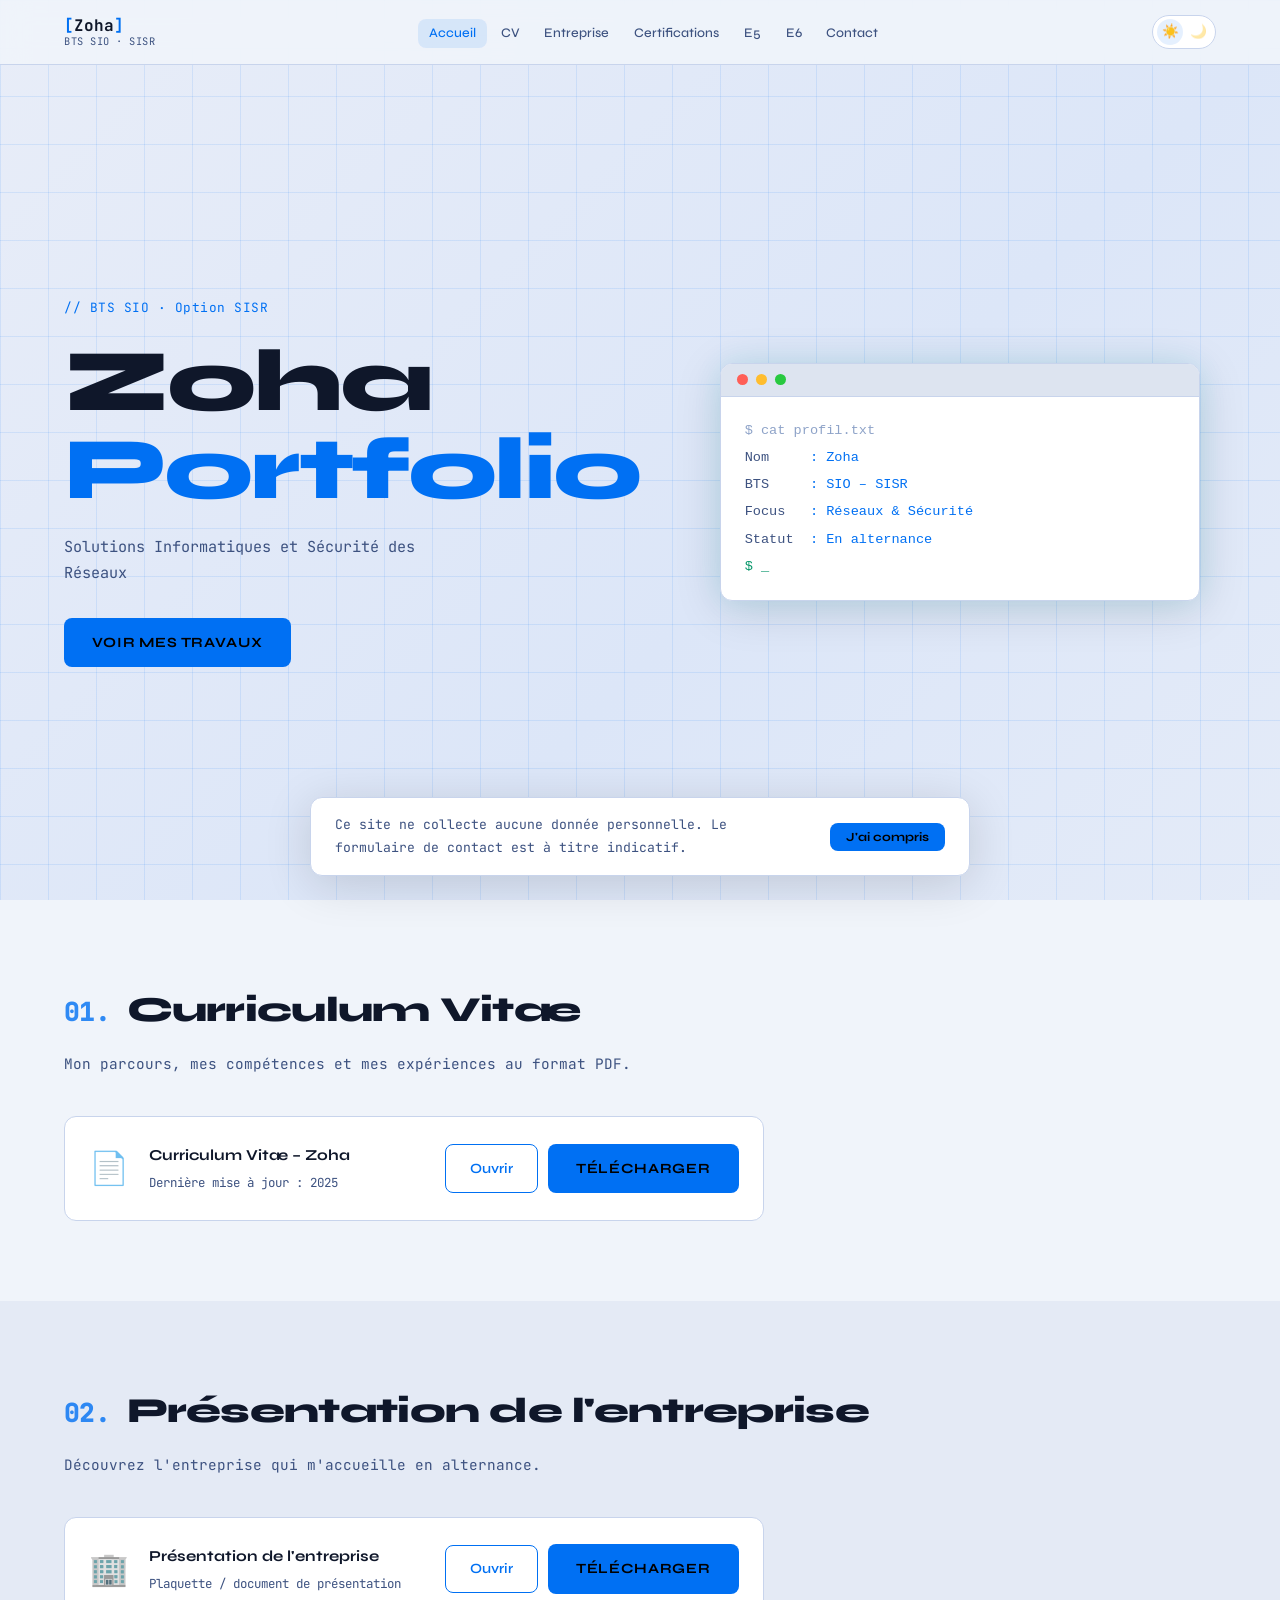
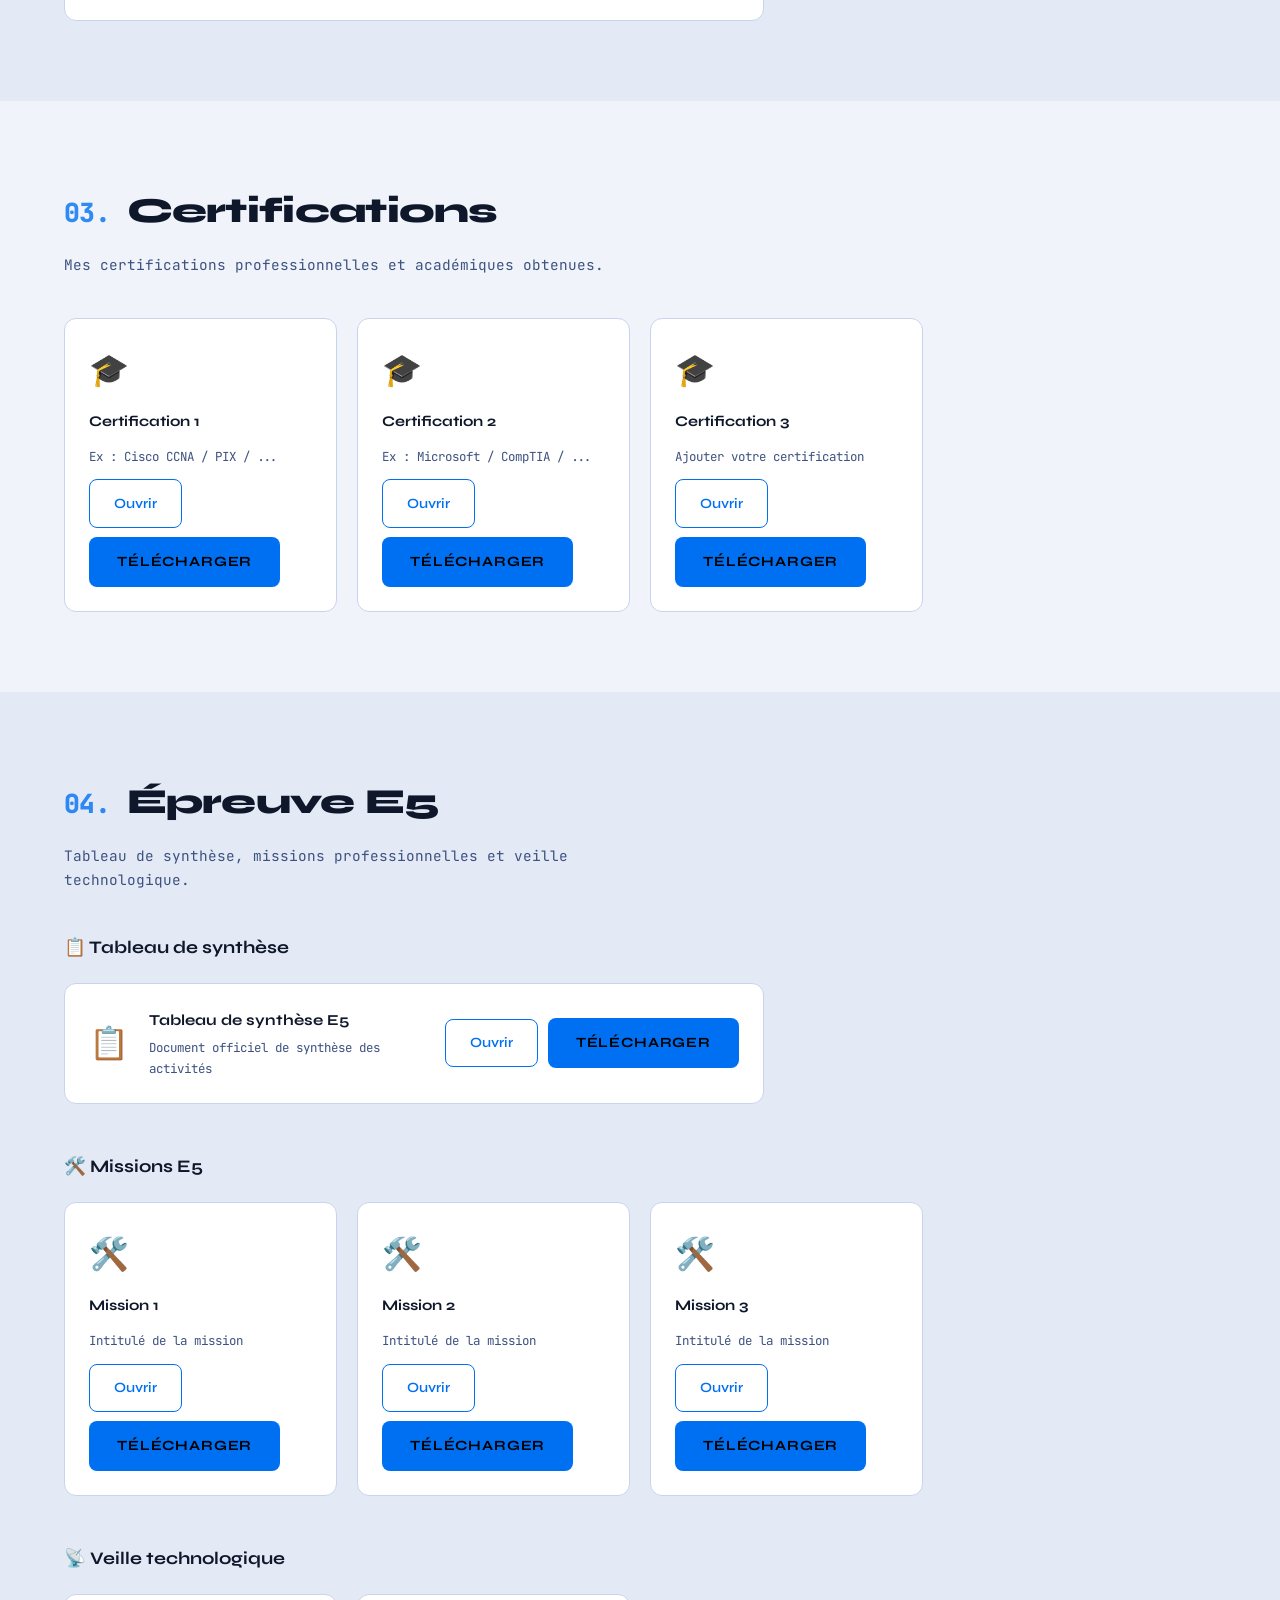
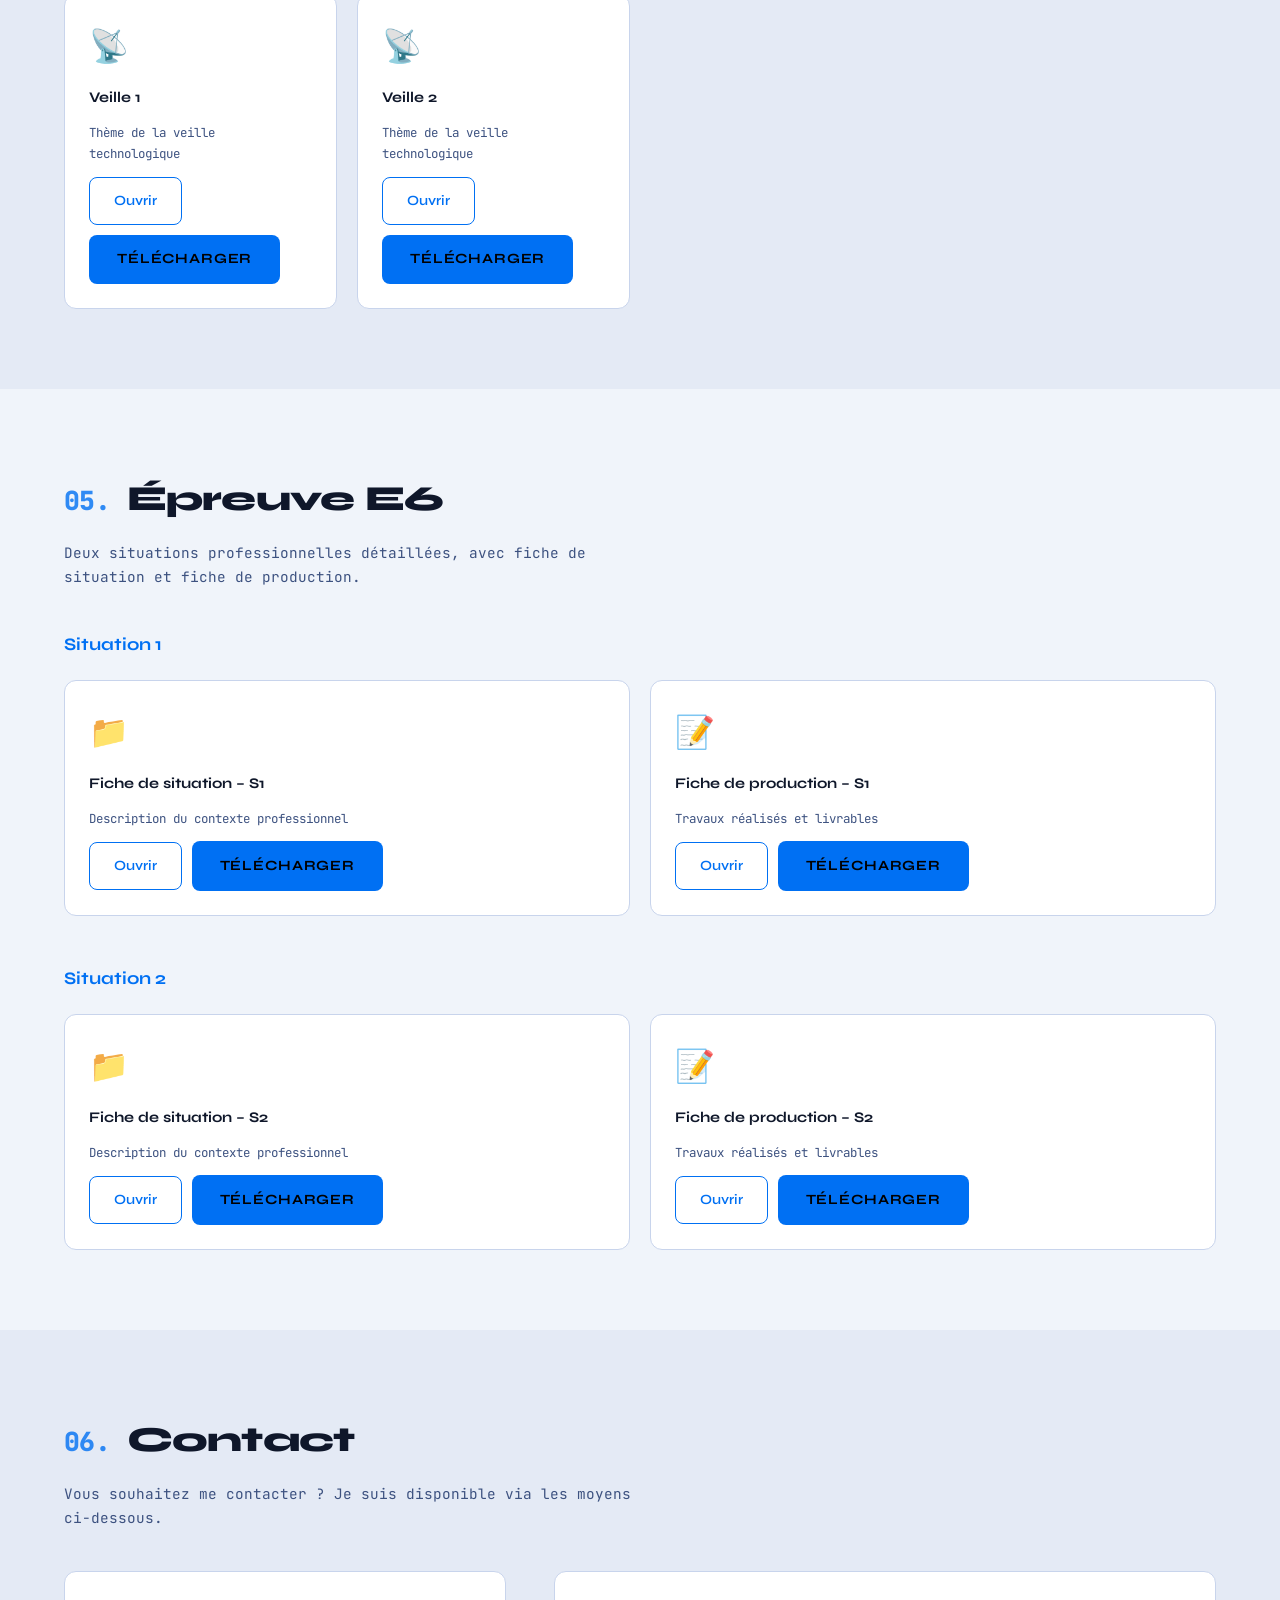
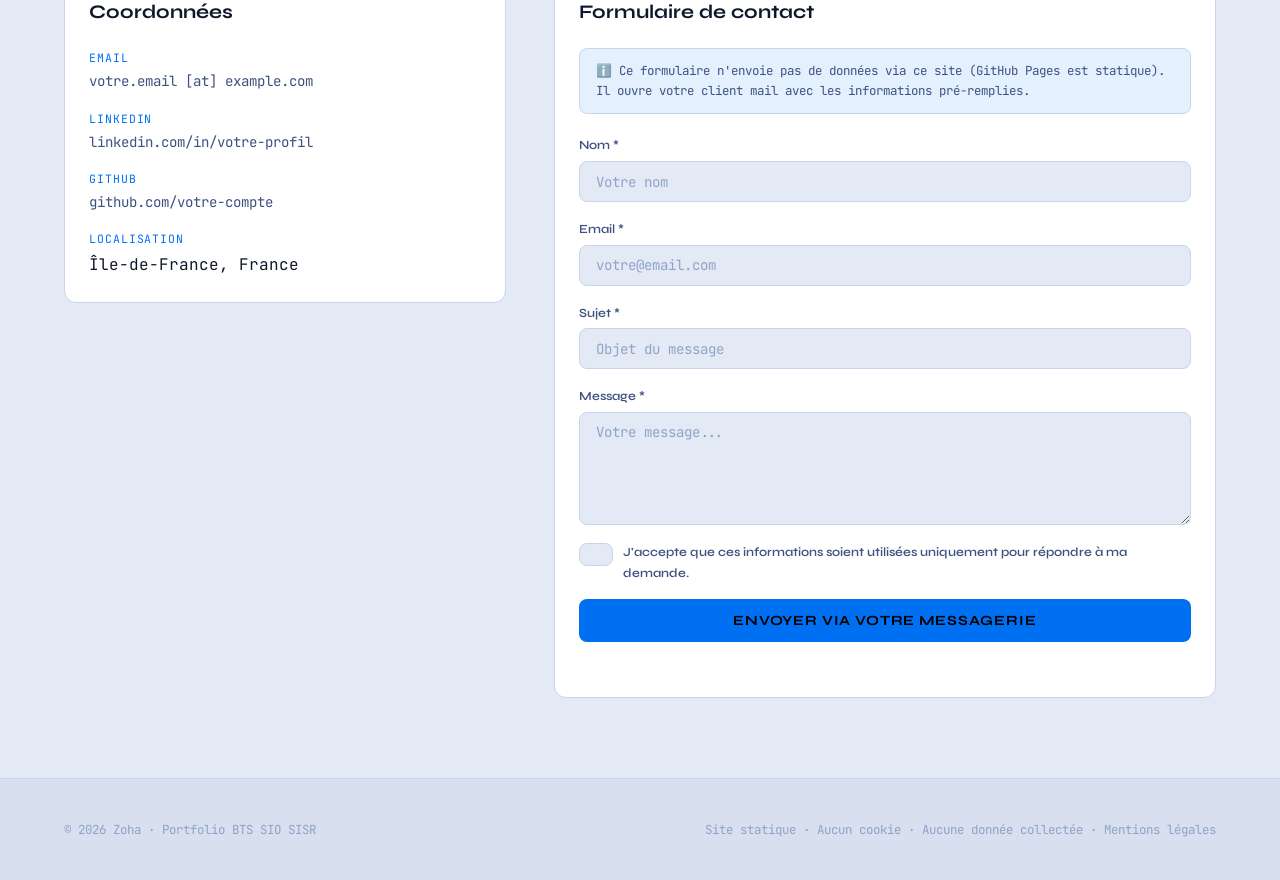
<file: index.html>
<!DOCTYPE html>
<html lang="fr">
<head>
  <meta charset="UTF-8" />
  <meta name="viewport" content="width=device-width, initial-scale=1.0" />
  <meta name="description" content="Portfolio BTS SIO SISR – Zoha" />
  <meta name="robots" content="noindex, nofollow" />
  <title>Portfolio BTS SIO SISR – Zoha</title>

  <!-- Initialisation thème AVANT rendu — évite le flash -->
  <script>
    (function () {
      var saved = localStorage.getItem('theme');
      var prefersDark = window.matchMedia('(prefers-color-scheme: dark)').matches;
      var theme = saved ? saved : (prefersDark ? 'dark' : 'light');
      if (theme === 'light') document.documentElement.setAttribute('data-theme', 'light');
    })();
  </script>

  <link rel="stylesheet" href="style.css" />
  <link rel="preconnect" href="https://fonts.googleapis.com" />
  <link rel="preconnect" href="https://fonts.gstatic.com" crossorigin />
  <link href="https://fonts.googleapis.com/css2?family=JetBrains+Mono:wght@300;400;700&family=Syne:wght@400;600;700;800&display=swap" rel="stylesheet" />
</head>
<body>

  <!-- ===== BANNIÈRE RGPD ===== -->
  <div id="rgpd-banner" role="dialog" aria-label="Politique de confidentialité">
    <p>Ce site ne collecte aucune donnée personnelle. Le formulaire de contact est à titre indicatif.</p>
    <button id="rgpd-ok">J'ai compris</button>
  </div>

  <!-- ===== NAVIGATION ===== -->
  <header id="site-header">
    <nav class="navbar" aria-label="Navigation principale">
      <div class="nav-logo">
        <span><span class="logo-bracket">[</span>Zoha<span class="logo-bracket">]</span></span>
        <small>BTS SIO · SISR</small>
      </div>

      <ul class="nav-links" id="nav-links">
        <li><a href="#accueil" class="nav-link">Accueil</a></li>
        <li><a href="#cv" class="nav-link">CV</a></li>
        <li><a href="#entreprise" class="nav-link">Entreprise</a></li>
        <li><a href="#certifications" class="nav-link">Certifications</a></li>
        <li><a href="#e5" class="nav-link">E5</a></li>
        <li><a href="#e6" class="nav-link">E6</a></li>
        <li><a href="#contact" class="nav-link">Contact</a></li>
      </ul>

      <div style="display:flex;align-items:center;gap:.6rem;flex-shrink:0;">
        <!-- Toggle Dark / Light -->
        <button class="theme-toggle" id="theme-toggle" aria-label="Basculer thème clair/sombre" title="Changer de thème">
          <span class="theme-toggle__icon theme-toggle__icon--sun" aria-hidden="true">☀️</span>
          <span class="theme-toggle__icon theme-toggle__icon--moon" aria-hidden="true">🌙</span>
        </button>
        <button class="nav-toggle" id="nav-toggle" aria-label="Ouvrir le menu" aria-expanded="false" aria-controls="nav-links">
          <span></span><span></span><span></span>
        </button>
      </div>
    </nav>
  </header>

  <main>

    <!-- ===== ACCUEIL ===== -->
    <section id="accueil" class="hero">
      <div class="hero-grid">
        <div class="hero-text">
          <p class="hero-tag">// BTS SIO · Option SISR</p>
          <h1>Zoha<br /><span class="hero-accent">Portfolio</span></h1>
          <p class="hero-sub">Solutions Informatiques et Sécurité des Réseaux</p>
          <a href="#e5" class="btn-primary">Voir mes travaux</a>
        </div>
        <div class="hero-visual" aria-hidden="true">
          <div class="terminal-box">
            <div class="terminal-bar"><span></span><span></span><span></span></div>
            <pre class="terminal-code"><span class="t-comment">$ cat profil.txt</span>
<span class="t-key">Nom     </span><span class="t-val">: Zoha</span>
<span class="t-key">BTS     </span><span class="t-val">: SIO – SISR</span>
<span class="t-key">Focus   </span><span class="t-val">: Réseaux &amp; Sécurité</span>
<span class="t-key">Statut  </span><span class="t-val">: En alternance</span>
<span class="t-prompt">$ _</span></pre>
          </div>
        </div>
      </div>
    </section>

    <!-- ===== CV ===== -->
    <section id="cv" class="section">
      <div class="container">
        <h2 class="section-title"><span class="section-num">01.</span> Curriculum Vitæ</h2>
        <p class="section-desc">Mon parcours, mes compétences et mes expériences au format PDF.</p>
        <div class="card card-single">
          <div class="pdf-entry">
            <div class="pdf-icon" aria-hidden="true">📄</div>
            <div class="pdf-info">
              <strong>Curriculum Vitæ – Zoha</strong>
              <small>Dernière mise à jour : 2025</small>
            </div>
            <div class="pdf-actions">
              <a href="cv.pdf" target="_blank" rel="noopener" class="btn-outline">Ouvrir</a>
              <a href="cv.pdf" download class="btn-primary">Télécharger</a>
            </div>
          </div>
        </div>
      </div>
    </section>

    <!-- ===== ENTREPRISE ===== -->
    <section id="entreprise" class="section section-alt">
      <div class="container">
        <h2 class="section-title"><span class="section-num">02.</span> Présentation de l'entreprise</h2>
        <p class="section-desc">Découvrez l'entreprise qui m'accueille en alternance.</p>
        <div class="card card-single">
          <div class="pdf-entry">
            <div class="pdf-icon" aria-hidden="true">🏢</div>
            <div class="pdf-info">
              <strong>Présentation de l'entreprise</strong>
              <small>Plaquette / document de présentation</small>
            </div>
            <div class="pdf-actions">
              <a href="entreprise.pdf" target="_blank" rel="noopener" class="btn-outline">Ouvrir</a>
              <a href="entreprise.pdf" download class="btn-primary">Télécharger</a>
            </div>
          </div>
        </div>
      </div>
    </section>

    <!-- ===== CERTIFICATIONS ===== -->
    <section id="certifications" class="section">
      <div class="container">
        <h2 class="section-title"><span class="section-num">03.</span> Certifications</h2>
        <p class="section-desc">Mes certifications professionnelles et académiques obtenues.</p>
        <div class="card-grid">

          <div class="card pdf-card">
            <div class="pdf-icon" aria-hidden="true">🎓</div>
            <strong>Certification 1</strong>
            <small>Ex : Cisco CCNA / PIX / ...</small>
            <div class="pdf-actions">
              <a href="certification1.pdf" target="_blank" rel="noopener" class="btn-outline">Ouvrir</a>
              <a href="certification1.pdf" download class="btn-primary">Télécharger</a>
            </div>
          </div>

          <div class="card pdf-card">
            <div class="pdf-icon" aria-hidden="true">🎓</div>
            <strong>Certification 2</strong>
            <small>Ex : Microsoft / CompTIA / ...</small>
            <div class="pdf-actions">
              <a href="certification2.pdf" target="_blank" rel="noopener" class="btn-outline">Ouvrir</a>
              <a href="certification2.pdf" download class="btn-primary">Télécharger</a>
            </div>
          </div>

          <div class="card pdf-card">
            <div class="pdf-icon" aria-hidden="true">🎓</div>
            <strong>Certification 3</strong>
            <small>Ajouter votre certification</small>
            <div class="pdf-actions">
              <a href="certification3.pdf" target="_blank" rel="noopener" class="btn-outline">Ouvrir</a>
              <a href="certification3.pdf" download class="btn-primary">Télécharger</a>
            </div>
          </div>

        </div>
      </div>
    </section>

    <!-- ===== E5 ===== -->
    <section id="e5" class="section section-alt">
      <div class="container">
        <h2 class="section-title"><span class="section-num">04.</span> Épreuve E5</h2>
        <p class="section-desc">Tableau de synthèse, missions professionnelles et veille technologique.</p>

        <!-- Tableau de synthèse -->
        <div class="subsection">
          <h3 class="subsection-title">📋 Tableau de synthèse</h3>
          <div class="card card-single">
            <div class="pdf-entry">
              <div class="pdf-icon" aria-hidden="true">📋</div>
              <div class="pdf-info">
                <strong>Tableau de synthèse E5</strong>
                <small>Document officiel de synthèse des activités</small>
              </div>
              <div class="pdf-actions">
                <a href="e5-tableau-synthese.pdf" target="_blank" rel="noopener" class="btn-outline">Ouvrir</a>
                <a href="e5-tableau-synthese.pdf" download class="btn-primary">Télécharger</a>
              </div>
            </div>
          </div>
        </div>

        <!-- Missions E5 -->
        <div class="subsection">
          <h3 class="subsection-title">🛠️ Missions E5</h3>
          <div class="card-grid">

            <div class="card pdf-card">
              <div class="pdf-icon" aria-hidden="true">🛠️</div>
              <strong>Mission 1</strong>
              <small>Intitulé de la mission</small>
              <div class="pdf-actions">
                <a href="e5-mission1.pdf" target="_blank" rel="noopener" class="btn-outline">Ouvrir</a>
                <a href="e5-mission1.pdf" download class="btn-primary">Télécharger</a>
              </div>
            </div>

            <div class="card pdf-card">
              <div class="pdf-icon" aria-hidden="true">🛠️</div>
              <strong>Mission 2</strong>
              <small>Intitulé de la mission</small>
              <div class="pdf-actions">
                <a href="e5-mission2.pdf" target="_blank" rel="noopener" class="btn-outline">Ouvrir</a>
                <a href="e5-mission2.pdf" download class="btn-primary">Télécharger</a>
              </div>
            </div>

            <div class="card pdf-card">
              <div class="pdf-icon" aria-hidden="true">🛠️</div>
              <strong>Mission 3</strong>
              <small>Intitulé de la mission</small>
              <div class="pdf-actions">
                <a href="e5-mission3.pdf" target="_blank" rel="noopener" class="btn-outline">Ouvrir</a>
                <a href="e5-mission3.pdf" download class="btn-primary">Télécharger</a>
              </div>
            </div>

          </div>
        </div>

        <!-- Veille technologique -->
        <div class="subsection">
          <h3 class="subsection-title">📡 Veille technologique</h3>
          <div class="card-grid">

            <div class="card pdf-card">
              <div class="pdf-icon" aria-hidden="true">📡</div>
              <strong>Veille 1</strong>
              <small>Thème de la veille technologique</small>
              <div class="pdf-actions">
                <a href="e5-veille1.pdf" target="_blank" rel="noopener" class="btn-outline">Ouvrir</a>
                <a href="e5-veille1.pdf" download class="btn-primary">Télécharger</a>
              </div>
            </div>

            <div class="card pdf-card">
              <div class="pdf-icon" aria-hidden="true">📡</div>
              <strong>Veille 2</strong>
              <small>Thème de la veille technologique</small>
              <div class="pdf-actions">
                <a href="e5-veille2.pdf" target="_blank" rel="noopener" class="btn-outline">Ouvrir</a>
                <a href="e5-veille2.pdf" download class="btn-primary">Télécharger</a>
              </div>
            </div>

          </div>
        </div>

      </div>
    </section>

    <!-- ===== E6 ===== -->
    <section id="e6" class="section">
      <div class="container">
        <h2 class="section-title"><span class="section-num">05.</span> Épreuve E6</h2>
        <p class="section-desc">Deux situations professionnelles détaillées, avec fiche de situation et fiche de production.</p>

        <!-- Situation 1 -->
        <div class="subsection">
          <h3 class="subsection-title e6-tag">Situation 1</h3>
          <div class="card-grid card-grid-2">

            <div class="card pdf-card">
              <div class="pdf-icon" aria-hidden="true">📁</div>
              <strong>Fiche de situation – S1</strong>
              <small>Description du contexte professionnel</small>
              <div class="pdf-actions">
                <a href="e6-s1-fiche-situation.pdf" target="_blank" rel="noopener" class="btn-outline">Ouvrir</a>
                <a href="e6-s1-fiche-situation.pdf" download class="btn-primary">Télécharger</a>
              </div>
            </div>

            <div class="card pdf-card">
              <div class="pdf-icon" aria-hidden="true">📝</div>
              <strong>Fiche de production – S1</strong>
              <small>Travaux réalisés et livrables</small>
              <div class="pdf-actions">
                <a href="e6-s1-fiche-production.pdf" target="_blank" rel="noopener" class="btn-outline">Ouvrir</a>
                <a href="e6-s1-fiche-production.pdf" download class="btn-primary">Télécharger</a>
              </div>
            </div>

          </div>
        </div>

        <!-- Situation 2 -->
        <div class="subsection">
          <h3 class="subsection-title e6-tag">Situation 2</h3>
          <div class="card-grid card-grid-2">

            <div class="card pdf-card">
              <div class="pdf-icon" aria-hidden="true">📁</div>
              <strong>Fiche de situation – S2</strong>
              <small>Description du contexte professionnel</small>
              <div class="pdf-actions">
                <a href="e6-s2-fiche-situation.pdf" target="_blank" rel="noopener" class="btn-outline">Ouvrir</a>
                <a href="e6-s2-fiche-situation.pdf" download class="btn-primary">Télécharger</a>
              </div>
            </div>

            <div class="card pdf-card">
              <div class="pdf-icon" aria-hidden="true">📝</div>
              <strong>Fiche de production – S2</strong>
              <small>Travaux réalisés et livrables</small>
              <div class="pdf-actions">
                <a href="e6-s2-fiche-production.pdf" target="_blank" rel="noopener" class="btn-outline">Ouvrir</a>
                <a href="e6-s2-fiche-production.pdf" download class="btn-primary">Télécharger</a>
              </div>
            </div>

          </div>
        </div>

      </div>
    </section>

    <!-- ===== CONTACT ===== -->
    <section id="contact" class="section section-alt">
      <div class="container">
        <h2 class="section-title"><span class="section-num">06.</span> Contact</h2>
        <p class="section-desc">Vous souhaitez me contacter ? Je suis disponible via les moyens ci-dessous.</p>

        <div class="contact-grid">

          <div class="contact-info card">
            <h3>Coordonnées</h3>
            <ul class="contact-list">
              <li>
                <span class="contact-label">Email</span>
                <a href="#" class="contact-link" data-email="votre.email" data-domain="example.com">votre.email [at] example.com</a>
              </li>
              <li>
                <span class="contact-label">LinkedIn</span>
                <a href="https://linkedin.com/in/votre-profil" target="_blank" rel="noopener" class="contact-link">linkedin.com/in/votre-profil</a>
              </li>
              <li>
                <span class="contact-label">GitHub</span>
                <a href="https://github.com/votre-compte" target="_blank" rel="noopener" class="contact-link">github.com/votre-compte</a>
              </li>
              <li>
                <span class="contact-label">Localisation</span>
                <span>Île-de-France, France</span>
              </li>
            </ul>
          </div>

          <div class="contact-form card">
            <h3>Formulaire de contact</h3>
            <p class="rgpd-notice">ℹ️ Ce formulaire n'envoie pas de données via ce site (GitHub Pages est statique). Il ouvre votre client mail avec les informations pré-remplies.</p>
            <form id="contact-form" novalidate>
              <div class="form-group">
                <label for="contact-nom">Nom *</label>
                <input type="text" id="contact-nom" name="nom" required autocomplete="name" placeholder="Votre nom" />
              </div>
              <div class="form-group">
                <label for="contact-email">Email *</label>
                <input type="email" id="contact-email" name="email" required autocomplete="email" placeholder="votre@email.com" />
              </div>
              <div class="form-group">
                <label for="contact-sujet">Sujet *</label>
                <input type="text" id="contact-sujet" name="sujet" required placeholder="Objet du message" />
              </div>
              <div class="form-group">
                <label for="contact-msg">Message *</label>
                <textarea id="contact-msg" name="message" rows="5" required placeholder="Votre message..."></textarea>
              </div>
              <div class="form-group form-check">
                <input type="checkbox" id="rgpd-consent" name="rgpd" required />
                <label for="rgpd-consent">J'accepte que ces informations soient utilisées uniquement pour répondre à ma demande.</label>
              </div>
              <button type="submit" class="btn-primary btn-full">Envoyer via votre messagerie</button>
              <p id="form-feedback" class="form-feedback" aria-live="polite"></p>
            </form>
          </div>

        </div>
      </div>
    </section>

  </main>

  <!-- ===== FOOTER ===== -->
  <footer>
    <div class="container footer-inner">
      <p>&copy; <span id="year"></span> Zoha · Portfolio BTS SIO SISR</p>
      <p class="footer-rgpd">Site statique · Aucun cookie · Aucune donnée collectée · <a href="mentions-legales.html">Mentions légales</a></p>
    </div>
  </footer>

  <script>
    // ── Année footer ─────────────────────────────────────────────
    document.getElementById('year').textContent = new Date().getFullYear();

    // ── Bandeau RGPD ─────────────────────────────────────────────
    var banner = document.getElementById('rgpd-banner');
    var rgpdBtn = document.getElementById('rgpd-ok');
    if (localStorage.getItem('rgpd') === 'ok') banner.classList.add('hidden');
    if (rgpdBtn) rgpdBtn.addEventListener('click', function () {
      banner.classList.add('hidden');
      localStorage.setItem('rgpd', 'ok');
    });

    // ── Toggle dark / light ───────────────────────────────────────
    var themeBtn = document.getElementById('theme-toggle');
    function applyTheme(theme) {
      if (theme === 'light') {
        document.documentElement.setAttribute('data-theme', 'light');
      } else {
        document.documentElement.removeAttribute('data-theme');
      }
      localStorage.setItem('theme', theme);
    }
    if (themeBtn) {
      themeBtn.addEventListener('click', function () {
        var current = document.documentElement.getAttribute('data-theme');
        applyTheme(current === 'light' ? 'dark' : 'light');
      });
    }

    // ── Burger mobile ─────────────────────────────────────────────
    var navToggle = document.getElementById('nav-toggle');
    var navLinks  = document.getElementById('nav-links');
    if (navToggle) {
      navToggle.addEventListener('click', function () {
        var open = navLinks.classList.toggle('open');
        navToggle.classList.toggle('open', open);
        navToggle.setAttribute('aria-expanded', open);
      });
    }
    // Fermer le menu au clic sur un lien
    document.querySelectorAll('.nav-link').forEach(function (link) {
      link.addEventListener('click', function () {
        navLinks.classList.remove('open');
        navToggle.classList.remove('open');
        navToggle.setAttribute('aria-expanded', 'false');
      });
    });

    // ── Scroll header ─────────────────────────────────────────────
    var siteHeader = document.getElementById('site-header');
    window.addEventListener('scroll', function () {
      siteHeader.classList.toggle('scrolled', window.scrollY > 20);
    }, { passive: true });

    // ── Nav active ────────────────────────────────────────────────
    var sections = document.querySelectorAll('section[id]');
    var navItems = document.querySelectorAll('.nav-link');
    var observer = new IntersectionObserver(function (entries) {
      entries.forEach(function (entry) {
        if (entry.isIntersecting) {
          navItems.forEach(function (a) {
            a.classList.toggle('active', a.getAttribute('href') === '#' + entry.target.id);
          });
        }
      });
    }, { threshold: 0.4 });
    sections.forEach(function (s) { observer.observe(s); });

    // ── Formulaire → mailto ───────────────────────────────────────
    var form = document.getElementById('contact-form');
    if (form) {
      form.addEventListener('submit', function (e) {
        e.preventDefault();
        var nom     = document.getElementById('contact-nom').value.trim();
        var email   = document.getElementById('contact-email').value.trim();
        var sujet   = document.getElementById('contact-sujet').value.trim();
        var message = document.getElementById('contact-msg').value.trim();
        var consent = document.getElementById('rgpd-consent').checked;
        var fb = document.getElementById('form-feedback');
        if (!nom || !email || !sujet || !message || !consent) {
          fb.textContent = '⚠️ Veuillez remplir tous les champs obligatoires.';
          fb.style.color = '#ef4444';
          return;
        }
        var emailLink = document.querySelector('[data-email]');
        var dest = emailLink ? emailLink.dataset.email + '@' + emailLink.dataset.domain : '';
        var body = 'Nom : ' + nom + '\nEmail : ' + email + '\n\n' + message;
        window.location.href = 'mailto:' + dest
          + '?subject=' + encodeURIComponent(sujet)
          + '&body=' + encodeURIComponent(body);
        fb.textContent = '✅ Votre client mail va s\'ouvrir.';
        fb.style.color = '';
      });
    }
  </script>

</body>
</html>
</file>
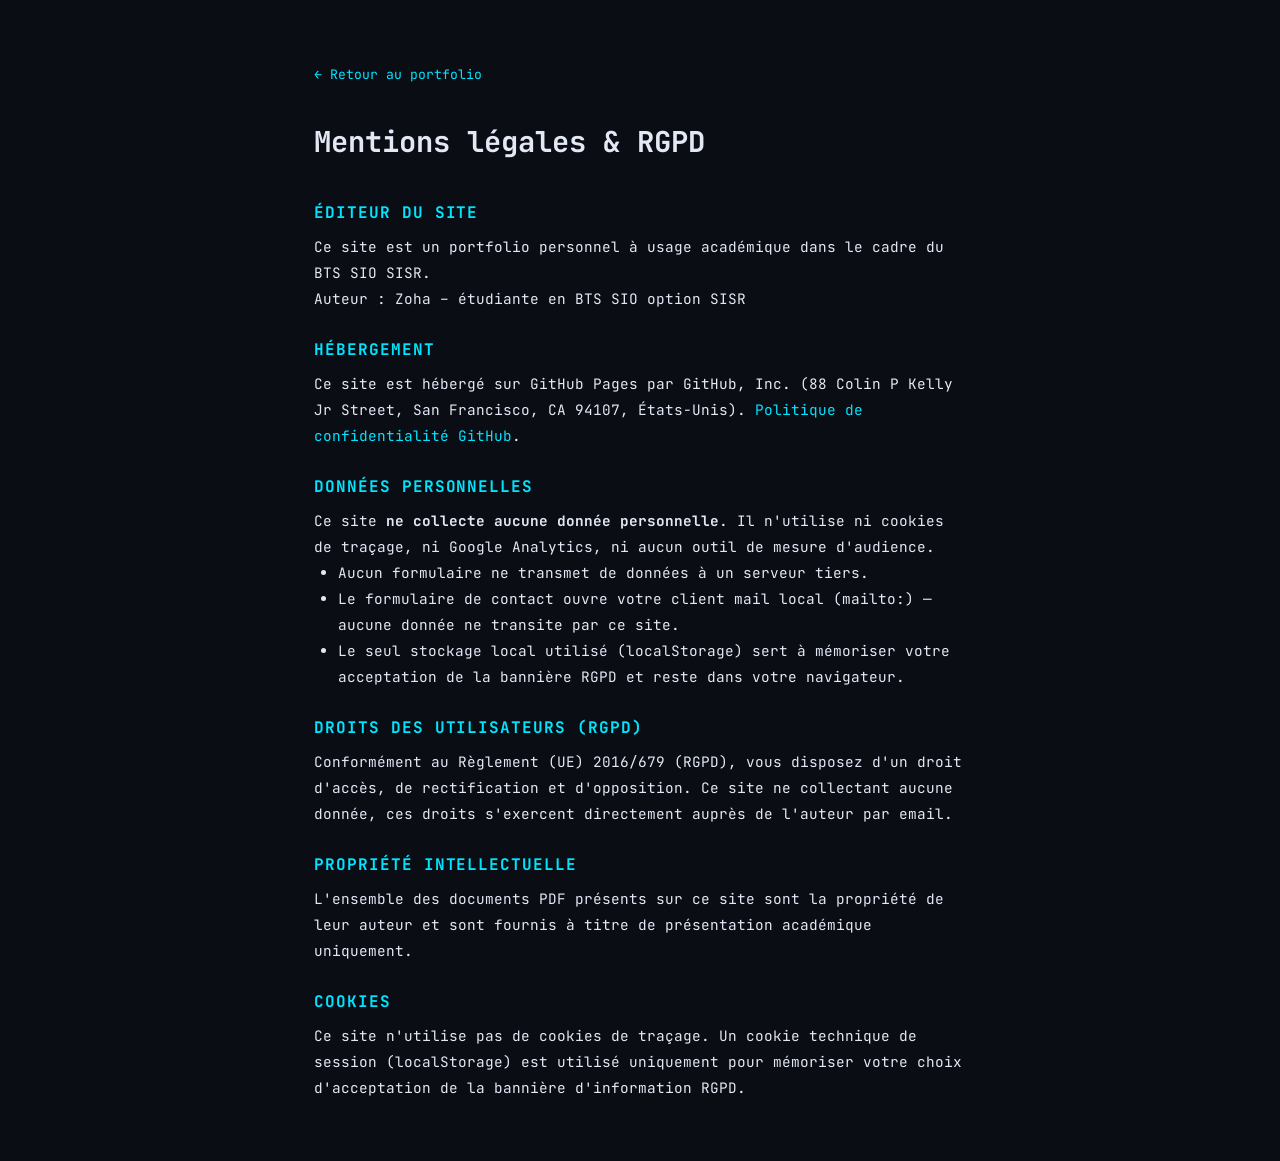
<file: mentions-legales.html>
<!DOCTYPE html>
<html lang="fr">
<head>
  <meta charset="UTF-8" />
  <meta name="viewport" content="width=device-width, initial-scale=1.0" />
  <title>Mentions légales – Portfolio BTS SIO SISR</title>
  <link rel="stylesheet" href="style.css" />
  <link rel="preconnect" href="https://fonts.googleapis.com" />
  <link href="https://fonts.googleapis.com/css2?family=JetBrains+Mono:wght@300;400;700&family=Syne:wght@400;600;800&display=swap" rel="stylesheet" />
  <style>
    .ml-content { max-width: 700px; margin: 60px auto; padding: 0 1.5rem; }
    .ml-content h1 { font-size: 1.8rem; margin-bottom: 2rem; }
    .ml-content h2 { font-size: 1rem; font-family: var(--font-mono); color: var(--accent); margin: 1.5rem 0 0.5rem; text-transform: uppercase; letter-spacing: 0.06em; }
    .ml-content p, .ml-content li { color: var(--text-dim); font-size: 0.9rem; line-height: 1.8; }
    .ml-content ul { list-style: disc; padding-left: 1.5rem; }
    .back-link { display: inline-block; margin-bottom: 2rem; font-family: var(--font-mono); font-size: 0.82rem; }
  </style>
</head>
<body>
  <div class="ml-content">
    <a href="index.html" class="back-link">← Retour au portfolio</a>
    <h1>Mentions légales &amp; RGPD</h1>

    <h2>Éditeur du site</h2>
    <p>Ce site est un portfolio personnel à usage académique dans le cadre du BTS SIO SISR.<br />
    <!-- 🔧 Remplacer par vos coordonnées -->
    Auteur : Zoha – étudiante en BTS SIO option SISR</p>

    <h2>Hébergement</h2>
    <p>Ce site est hébergé sur GitHub Pages par GitHub, Inc. (88 Colin P Kelly Jr Street, San Francisco, CA 94107, États-Unis). <a href="https://docs.github.com/fr/site-policy/privacy-policies/github-privacy-statement" target="_blank" rel="noopener">Politique de confidentialité GitHub</a>.</p>

    <h2>Données personnelles</h2>
    <p>Ce site <strong>ne collecte aucune donnée personnelle</strong>. Il n'utilise ni cookies de traçage, ni Google Analytics, ni aucun outil de mesure d'audience.</p>
    <ul>
      <li>Aucun formulaire ne transmet de données à un serveur tiers.</li>
      <li>Le formulaire de contact ouvre votre client mail local (mailto:) — aucune donnée ne transite par ce site.</li>
      <li>Le seul stockage local utilisé (localStorage) sert à mémoriser votre acceptation de la bannière RGPD et reste dans votre navigateur.</li>
    </ul>

    <h2>Droits des utilisateurs (RGPD)</h2>
    <p>Conformément au Règlement (UE) 2016/679 (RGPD), vous disposez d'un droit d'accès, de rectification et d'opposition. Ce site ne collectant aucune donnée, ces droits s'exercent directement auprès de l'auteur par email.</p>

    <h2>Propriété intellectuelle</h2>
    <p>L'ensemble des documents PDF présents sur ce site sont la propriété de leur auteur et sont fournis à titre de présentation académique uniquement.</p>

    <h2>Cookies</h2>
    <p>Ce site n'utilise pas de cookies de traçage. Un cookie technique de session (localStorage) est utilisé uniquement pour mémoriser votre choix d'acceptation de la bannière d'information RGPD.</p>
  </div>
</body>
</html>
</file>
<file: style.css>
/* ══════════════════════════════════════════════════════════════════
   PORTFOLIO BTS SIO SISR — Feuille de style principale
   Thème : Dark tech / IT élégant — Syne + JetBrains Mono
   ══════════════════════════════════════════════════════════════════ */

/* ─── RESET ───────────────────────────────────────────────────── */
*, *::before, *::after { box-sizing: border-box; margin: 0; padding: 0; }

/* ─── THÈME SOMBRE (défaut) ────────────────────────────────────── */
:root {
  --bg:         #0a0d14;
  --bg-alt:     #0f1320;
  --bg-card:    #131929;
  --bg-card-h:  #192034;
  --border:     #1e2a42;
  --border-h:   #2e4070;

  --text:       #e2e8f4;
  --text-muted: #7c90b8;
  --text-faint: #3d506e;

  --accent:     #00e5ff;
  --accent-h:   #80f0ff;
  --accent-2:   #06d6a0;
  --accent-dim: rgba(0,229,255,.12);

  --grad-hero:   linear-gradient(135deg, #0a0d14 0%, #0f1a2e 60%, #0d1425 100%);
  --grad-accent: linear-gradient(135deg, #00e5ff 0%, #0070f3 100%);

  --font-display: 'Syne', sans-serif;
  --font-mono:    'JetBrains Mono', monospace;

  --container:   1200px;
  --section-pad: 5rem 0;
  --radius:      12px;
  --radius-sm:   8px;
  --shadow:      0 4px 24px rgba(0,0,0,.45);
  --shadow-lg:   0 8px 48px rgba(0,0,0,.65);

  --t-fast: 150ms ease;
  --t-med:  280ms ease;
  --t-slow: 480ms ease;

  /* Navbar */
  --nav-bg:       rgba(10,13,20,.88);
  --nav-bg-solid: rgba(10,13,20,.97);
}

/* ─── THÈME CLAIR ──────────────────────────────────────────────── */
[data-theme="light"] {
  --bg:         #f0f4fa;
  --bg-alt:     #e4eaf5;
  --bg-card:    #ffffff;
  --bg-card-h:  #edf2ff;
  --border:     #c8d4ec;
  --border-h:   #7fa3d8;

  --text:       #0f172a;
  --text-muted: #3d5280;
  --text-faint: #8ea3c8;

  --accent:     #0070f3;
  --accent-h:   #0050c8;
  --accent-2:   #059669;
  --accent-dim: rgba(0,112,243,.1);

  --grad-hero:   linear-gradient(135deg, #e8edf8 0%, #dce6f8 60%, #e4ebf8 100%);
  --grad-accent: linear-gradient(135deg, #0070f3 0%, #6366f1 100%);

  --shadow:      0 4px 24px rgba(0,0,0,.08);
  --shadow-lg:   0 8px 48px rgba(0,0,0,.14);

  --nav-bg:       rgba(240,244,250,.9);
  --nav-bg-solid: rgba(240,244,250,.98);
}

/* ─── BASE ─────────────────────────────────────────────────────── */
html { scroll-behavior: smooth; font-size: 16px; }

body {
  font-family: var(--font-mono);
  background: var(--bg);
  color: var(--text);
  line-height: 1.7;
  overflow-x: hidden;
  -webkit-font-smoothing: antialiased;
  transition: background var(--t-slow), color var(--t-slow);
}

::selection { background: var(--accent); color: #000; }
:focus-visible { outline: 2px solid var(--accent); outline-offset: 3px; border-radius: var(--radius-sm); }

a { color: var(--accent); text-decoration: none; transition: color var(--t-fast); }
a:hover { color: var(--accent-h); }
ul { list-style: none; }

.container { max-width: var(--container); margin: 0 auto; padding: 0 1.5rem; }

/* ─── TOGGLE DARK / LIGHT ──────────────────────────────────────── */
.theme-toggle {
  display: flex;
  align-items: center;
  background: var(--bg-card);
  border: 1.5px solid var(--border);
  border-radius: 99px;
  padding: 3px 4px;
  gap: 2px;
  cursor: pointer;
  flex-shrink: 0;
  transition: border-color var(--t-med), background var(--t-med);
}
.theme-toggle:hover { border-color: var(--accent); }

.theme-toggle__icon {
  display: flex;
  align-items: center;
  justify-content: center;
  width: 26px; height: 26px;
  border-radius: 99px;
  font-size: .85rem;
  line-height: 1;
  transition: background var(--t-med), opacity var(--t-med);
  opacity: .4;
}
/* dark mode → lune active */
html:not([data-theme="light"]) .theme-toggle__icon--moon {
  background: var(--accent-dim);
  opacity: 1;
}
/* light mode → soleil actif */
[data-theme="light"] .theme-toggle__icon--sun {
  background: var(--accent-dim);
  opacity: 1;
}

/* ─── NAVBAR ───────────────────────────────────────────────────── */
header {
  position: fixed;
  top: 0; left: 0; right: 0;
  z-index: 1000;
  background: var(--nav-bg);
  backdrop-filter: blur(14px);
  -webkit-backdrop-filter: blur(14px);
  border-bottom: 1px solid var(--border);
  transition: background var(--t-med), box-shadow var(--t-med), border-color var(--t-slow);
}
header.scrolled {
  background: var(--nav-bg-solid);
  box-shadow: var(--shadow);
}

.navbar {
  display: flex;
  align-items: center;
  justify-content: space-between;
  height: 64px;
  max-width: var(--container);
  margin: 0 auto;
  padding: 0 1.5rem;
  gap: 1rem;
}

.nav-logo {
  font-family: var(--font-mono);
  font-weight: 700;
  font-size: 1rem;
  color: var(--text);
  display: flex;
  flex-direction: column;
  line-height: 1.2;
  flex-shrink: 0;
}
.nav-logo small {
  font-size: .65rem;
  color: var(--text-muted);
  font-weight: 400;
  letter-spacing: .05em;
}
.logo-bracket { color: var(--accent); }

.nav-links {
  display: flex;
  align-items: center;
  gap: .15rem;
  flex-wrap: wrap;
}

.nav-link {
  font-family: var(--font-display);
  font-size: .82rem;
  font-weight: 500;
  color: var(--text-muted);
  padding: .4rem .7rem;
  border-radius: var(--radius-sm);
  transition: all var(--t-fast);
}
.nav-link:hover, .nav-link.active {
  color: var(--accent);
  background: var(--accent-dim);
}

/* Burger mobile */
.nav-toggle {
  display: none;
  flex-direction: column;
  gap: 5px;
  background: transparent;
  border: none;
  cursor: pointer;
  padding: .4rem;
}
.nav-toggle span {
  display: block;
  width: 22px; height: 2px;
  background: var(--text);
  border-radius: 2px;
  transition: all var(--t-med);
}
.nav-toggle.open span:nth-child(1) { transform: translateY(7px) rotate(45deg); }
.nav-toggle.open span:nth-child(2) { opacity: 0; }
.nav-toggle.open span:nth-child(3) { transform: translateY(-7px) rotate(-45deg); }

/* ─── HERO ─────────────────────────────────────────────────────── */
.hero {
  min-height: 100vh;
  display: flex;
  align-items: center;
  padding-top: 64px;
  background: var(--grad-hero);
  position: relative;
  overflow: hidden;
}

/* Grille décorative */
.hero::before {
  content: '';
  position: absolute;
  inset: 0;
  background-image:
    linear-gradient(var(--accent-dim) 1px, transparent 1px),
    linear-gradient(90deg, var(--accent-dim) 1px, transparent 1px);
  background-size: 48px 48px;
  pointer-events: none;
}

.hero-grid {
  display: grid;
  grid-template-columns: 1fr 1fr;
  gap: 4rem;
  align-items: center;
  width: 100%;
  max-width: var(--container);
  margin: 0 auto;
  padding: 4rem 1.5rem;
  position: relative;
}

.hero-tag {
  font-family: var(--font-mono);
  font-size: .8rem;
  color: var(--accent);
  margin-bottom: 1.25rem;
  letter-spacing: .04em;
}

.hero-text h1 {
  font-family: var(--font-display);
  font-size: clamp(3rem, 7vw, 5.5rem);
  font-weight: 800;
  line-height: 1.0;
  letter-spacing: -.03em;
  color: var(--text);
  margin-bottom: 1.25rem;
}
.hero-accent { color: var(--accent); display: block; }

.hero-sub {
  font-size: .95rem;
  color: var(--text-muted);
  margin-bottom: 2rem;
  max-width: 420px;
}

/* Boutons hero */
.btn-primary {
  display: inline-flex;
  align-items: center;
  gap: .5rem;
  padding: .8rem 1.75rem;
  background: var(--accent);
  color: #000;
  font-family: var(--font-display);
  font-size: .88rem;
  font-weight: 700;
  letter-spacing: .06em;
  text-transform: uppercase;
  border-radius: var(--radius-sm);
  border: none;
  cursor: pointer;
  transition: all var(--t-med);
  text-decoration: none;
}
.btn-primary:hover {
  background: var(--accent-h);
  color: #000;
  transform: translateY(-2px);
  box-shadow: 0 6px 20px rgba(0,229,255,.35);
}

.btn-outline {
  display: inline-flex;
  align-items: center;
  gap: .5rem;
  padding: .7rem 1.5rem;
  background: transparent;
  color: var(--accent);
  font-family: var(--font-display);
  font-size: .88rem;
  font-weight: 600;
  border: 1.5px solid var(--accent);
  border-radius: var(--radius-sm);
  cursor: pointer;
  transition: all var(--t-med);
  text-decoration: none;
}
.btn-outline:hover {
  background: var(--accent-dim);
  color: var(--accent-h);
  border-color: var(--accent-h);
  transform: translateY(-2px);
}

.btn-full { width: 100%; justify-content: center; }

/* Terminal hero */
.hero-visual {
  display: flex;
  justify-content: center;
  align-items: center;
  animation: fadeInRight .9s cubic-bezier(.22,1,.36,1) .2s both;
}
@keyframes fadeInRight {
  from { opacity: 0; transform: translateX(40px); }
  to   { opacity: 1; transform: translateX(0); }
}

.terminal-box {
  width: 100%;
  max-width: 480px;
  background: var(--bg-card);
  border: 1px solid var(--border);
  border-radius: var(--radius);
  box-shadow: var(--shadow-lg), 0 0 32px rgba(0,229,255,.12);
  overflow: hidden;
  font-family: var(--font-mono);
  font-size: .85rem;
  transition: background var(--t-slow), border-color var(--t-slow);
}

.terminal-bar {
  display: flex;
  align-items: center;
  gap: .5rem;
  padding: .65rem 1rem;
  background: #0d111d;
  border-bottom: 1px solid var(--border);
  transition: background var(--t-slow);
}
[data-theme="light"] .terminal-bar { background: #dde4f0; }

.terminal-bar span {
  display: block;
  width: 11px; height: 11px;
  border-radius: 50%;
}
.terminal-bar span:nth-child(1) { background: #ff5f57; }
.terminal-bar span:nth-child(2) { background: #ffbd2e; }
.terminal-bar span:nth-child(3) { background: #28c940; }

.terminal-code {
  padding: 1.25rem 1.5rem;
  line-height: 2;
  color: var(--text-muted);
  white-space: pre;
}
.t-comment { color: var(--text-faint); }
.t-key     { color: var(--text-muted); }
.t-val     { color: var(--accent); }
.t-prompt  { color: var(--accent-2); }

/* ─── SECTIONS ─────────────────────────────────────────────────── */
.section {
  padding: var(--section-pad);
  position: relative;
}
.section-alt { background: var(--bg-alt); transition: background var(--t-slow); }

.section-title {
  font-family: var(--font-display);
  font-size: clamp(1.6rem, 3vw, 2.2rem);
  font-weight: 800;
  color: var(--text);
  margin-bottom: .75rem;
  letter-spacing: -.02em;
}
.section-num {
  font-family: var(--font-mono);
  font-size: .75em;
  color: var(--accent);
  margin-right: .4rem;
  opacity: .8;
}
.section-desc {
  color: var(--text-muted);
  font-size: .9rem;
  margin-bottom: 2.5rem;
  max-width: 600px;
}

/* ─── CARTES ───────────────────────────────────────────────────── */
.card {
  background: var(--bg-card);
  border: 1px solid var(--border);
  border-radius: var(--radius);
  padding: 1.5rem;
  transition: all var(--t-med);
}
.card:hover {
  border-color: var(--border-h);
  background: var(--bg-card-h);
  box-shadow: var(--shadow);
  transform: translateY(-3px);
}
.card-single { max-width: 700px; }

.card-grid {
  display: grid;
  grid-template-columns: repeat(auto-fill, minmax(260px, 1fr));
  gap: 1.25rem;
}
.card-grid-2 {
  display: grid;
  grid-template-columns: 1fr 1fr;
  gap: 1.25rem;
}

/* ─── ENTRÉES PDF ──────────────────────────────────────────────── */
.pdf-entry {
  display: flex;
  align-items: center;
  gap: 1.25rem;
  flex-wrap: wrap;
}
.pdf-icon {
  font-size: 2rem;
  flex-shrink: 0;
}
.pdf-info {
  flex: 1;
  display: flex;
  flex-direction: column;
  gap: .2rem;
}
.pdf-info strong {
  font-family: var(--font-display);
  font-size: .95rem;
  color: var(--text);
  font-weight: 700;
}
.pdf-info small {
  font-size: .78rem;
  color: var(--text-muted);
}

.pdf-actions {
  display: flex;
  gap: .6rem;
  flex-wrap: wrap;
  align-items: center;
}

/* Cartes PDF dans grille */
.pdf-card {
  display: flex;
  flex-direction: column;
  gap: .75rem;
}
.pdf-card strong {
  font-family: var(--font-display);
  font-size: .92rem;
  color: var(--text);
  font-weight: 700;
}
.pdf-card small { font-size: .78rem; color: var(--text-muted); }
.pdf-card .pdf-actions { margin-top: auto; }

/* ─── SOUS-SECTIONS (E5, E6) ────────────────────────────────────── */
.subsection { margin-bottom: 3rem; }
.subsection:last-child { margin-bottom: 0; }

.subsection-title {
  font-family: var(--font-display);
  font-size: 1.1rem;
  font-weight: 700;
  color: var(--text);
  margin-bottom: 1.25rem;
  display: flex;
  align-items: center;
  gap: .5rem;
}
.e6-tag { color: var(--accent); }

/* ─── CONTACT ──────────────────────────────────────────────────── */
.contact-grid {
  display: grid;
  grid-template-columns: 1fr 1.5fr;
  gap: 3rem;
  align-items: start;
}

.contact-info h3, .contact-form h3 {
  font-family: var(--font-display);
  font-size: 1.2rem;
  font-weight: 700;
  margin-bottom: 1.25rem;
  color: var(--text);
}

.contact-list {
  display: flex;
  flex-direction: column;
  gap: .9rem;
}
.contact-list li {
  display: flex;
  flex-direction: column;
  gap: .15rem;
}
.contact-label {
  font-size: .72rem;
  color: var(--accent);
  font-family: var(--font-mono);
  text-transform: uppercase;
  letter-spacing: .08em;
}
.contact-link {
  font-size: .88rem;
  color: var(--text-muted);
}
.contact-link:hover { color: var(--accent); }

.rgpd-notice {
  font-size: .78rem;
  color: var(--text-muted);
  margin-bottom: 1.25rem;
  padding: .75rem 1rem;
  background: var(--accent-dim);
  border: 1px solid var(--border);
  border-radius: var(--radius-sm);
  line-height: 1.6;
}

.contact-form form {
  display: flex;
  flex-direction: column;
  gap: 1rem;
}
.form-group {
  display: flex;
  flex-direction: column;
  gap: .35rem;
}
.form-group label {
  font-size: .78rem;
  font-weight: 600;
  color: var(--text-muted);
  font-family: var(--font-display);
}
.form-group input,
.form-group textarea {
  background: var(--bg-alt);
  border: 1.5px solid var(--border);
  border-radius: var(--radius-sm);
  padding: .65rem 1rem;
  color: var(--text);
  font-family: var(--font-mono);
  font-size: .88rem;
  transition: border-color var(--t-fast), box-shadow var(--t-fast);
  resize: vertical;
  -webkit-appearance: none;
}
.form-group input:focus,
.form-group textarea:focus {
  outline: none;
  border-color: var(--accent);
  box-shadow: 0 0 0 3px var(--accent-dim);
}
.form-group input::placeholder,
.form-group textarea::placeholder { color: var(--text-faint); }

.form-check {
  flex-direction: row !important;
  align-items: flex-start;
  gap: .65rem !important;
}
.form-check input[type="checkbox"] {
  width: 16px; height: 16px;
  flex-shrink: 0;
  margin-top: .15rem;
  accent-color: var(--accent);
  cursor: pointer;
}
.form-check label { font-size: .78rem; color: var(--text-muted); cursor: pointer; }

.form-feedback { font-size: .8rem; color: var(--accent-2); min-height: 1.2em; }

/* ─── FOOTER ───────────────────────────────────────────────────── */
footer {
  background: #060810;
  border-top: 1px solid var(--border);
  padding: 2.5rem 0;
  transition: background var(--t-slow), border-color var(--t-slow);
}
[data-theme="light"] footer { background: #d8dfee; }

.footer-inner {
  display: flex;
  flex-wrap: wrap;
  gap: 1rem;
  align-items: center;
  justify-content: space-between;
  font-size: .78rem;
  color: var(--text-faint);
}
.footer-rgpd a {
  color: var(--text-faint);
  text-decoration: underline;
  text-decoration-color: transparent;
  transition: all var(--t-fast);
}
.footer-rgpd a:hover { color: var(--accent); text-decoration-color: var(--accent); }

/* ─── BANDEAU RGPD ─────────────────────────────────────────────── */
#rgpd-banner {
  position: fixed;
  bottom: 1.5rem; left: 50%;
  transform: translateX(-50%);
  z-index: 9999;
  background: var(--bg-card);
  border: 1px solid var(--border);
  border-radius: var(--radius);
  padding: 1rem 1.5rem;
  display: flex;
  align-items: center;
  gap: 1.5rem;
  box-shadow: var(--shadow-lg);
  max-width: 660px;
  width: calc(100% - 3rem);
  font-size: .82rem;
  color: var(--text-muted);
  transition: opacity var(--t-med), transform var(--t-med), background var(--t-slow);
}
#rgpd-banner.hidden {
  opacity: 0;
  transform: translateX(-50%) translateY(20px);
  pointer-events: none;
}
#rgpd-banner p { flex: 1; }

#rgpd-ok {
  background: var(--accent);
  color: #000;
  font-family: var(--font-display);
  font-size: .78rem;
  font-weight: 700;
  padding: .4rem 1rem;
  border: none;
  border-radius: var(--radius-sm);
  cursor: pointer;
  flex-shrink: 0;
  transition: all var(--t-fast);
  white-space: nowrap;
}
#rgpd-ok:hover { background: var(--accent-h); transform: translateY(-1px); }

/* ─── RESPONSIVE ───────────────────────────────────────────────── */
@media (max-width: 900px) {
  .contact-grid { grid-template-columns: 1fr; }
  .hero-grid { gap: 2.5rem; }
}

@media (max-width: 768px) {
  :root { --section-pad: 3.5rem 0; }

  /* Burger */
  .nav-toggle { display: flex; }

  .nav-links {
    position: fixed;
    top: 64px; left: 0; right: 0; bottom: 0;
    background: var(--nav-bg-solid);
    backdrop-filter: blur(14px);
    flex-direction: column;
    align-items: center;
    justify-content: center;
    gap: .5rem;
    transform: translateX(100%);
    transition: transform var(--t-med);
    z-index: 998;
  }
  .nav-links.open { transform: translateX(0); }
  .nav-link { font-size: 1.1rem; padding: .8rem 1.5rem; }

  /* Hero mobile */
  .hero-grid {
    grid-template-columns: 1fr;
    text-align: center;
    gap: 2.5rem;
    padding: 3rem 1.5rem;
  }
  .hero-text { display: flex; flex-direction: column; align-items: center; }
  .hero-visual { order: -1; }
  .terminal-box { max-width: 340px; }

  .card-grid-2 { grid-template-columns: 1fr; }
  .pdf-entry { flex-direction: column; align-items: flex-start; }
}

@media (max-width: 480px) {
  .card-grid { grid-template-columns: 1fr; }
  #rgpd-banner { flex-direction: column; align-items: flex-start; gap: .75rem; }
  .footer-inner { flex-direction: column; align-items: flex-start; }
}

/* ─── RÉDUCTION MOUVEMENT ──────────────────────────────────────── */
@media (prefers-reduced-motion: reduce) {
  *, *::before, *::after {
    animation-duration: 0.01ms !important;
    transition-duration: 0.01ms !important;
  }
}
</file>
